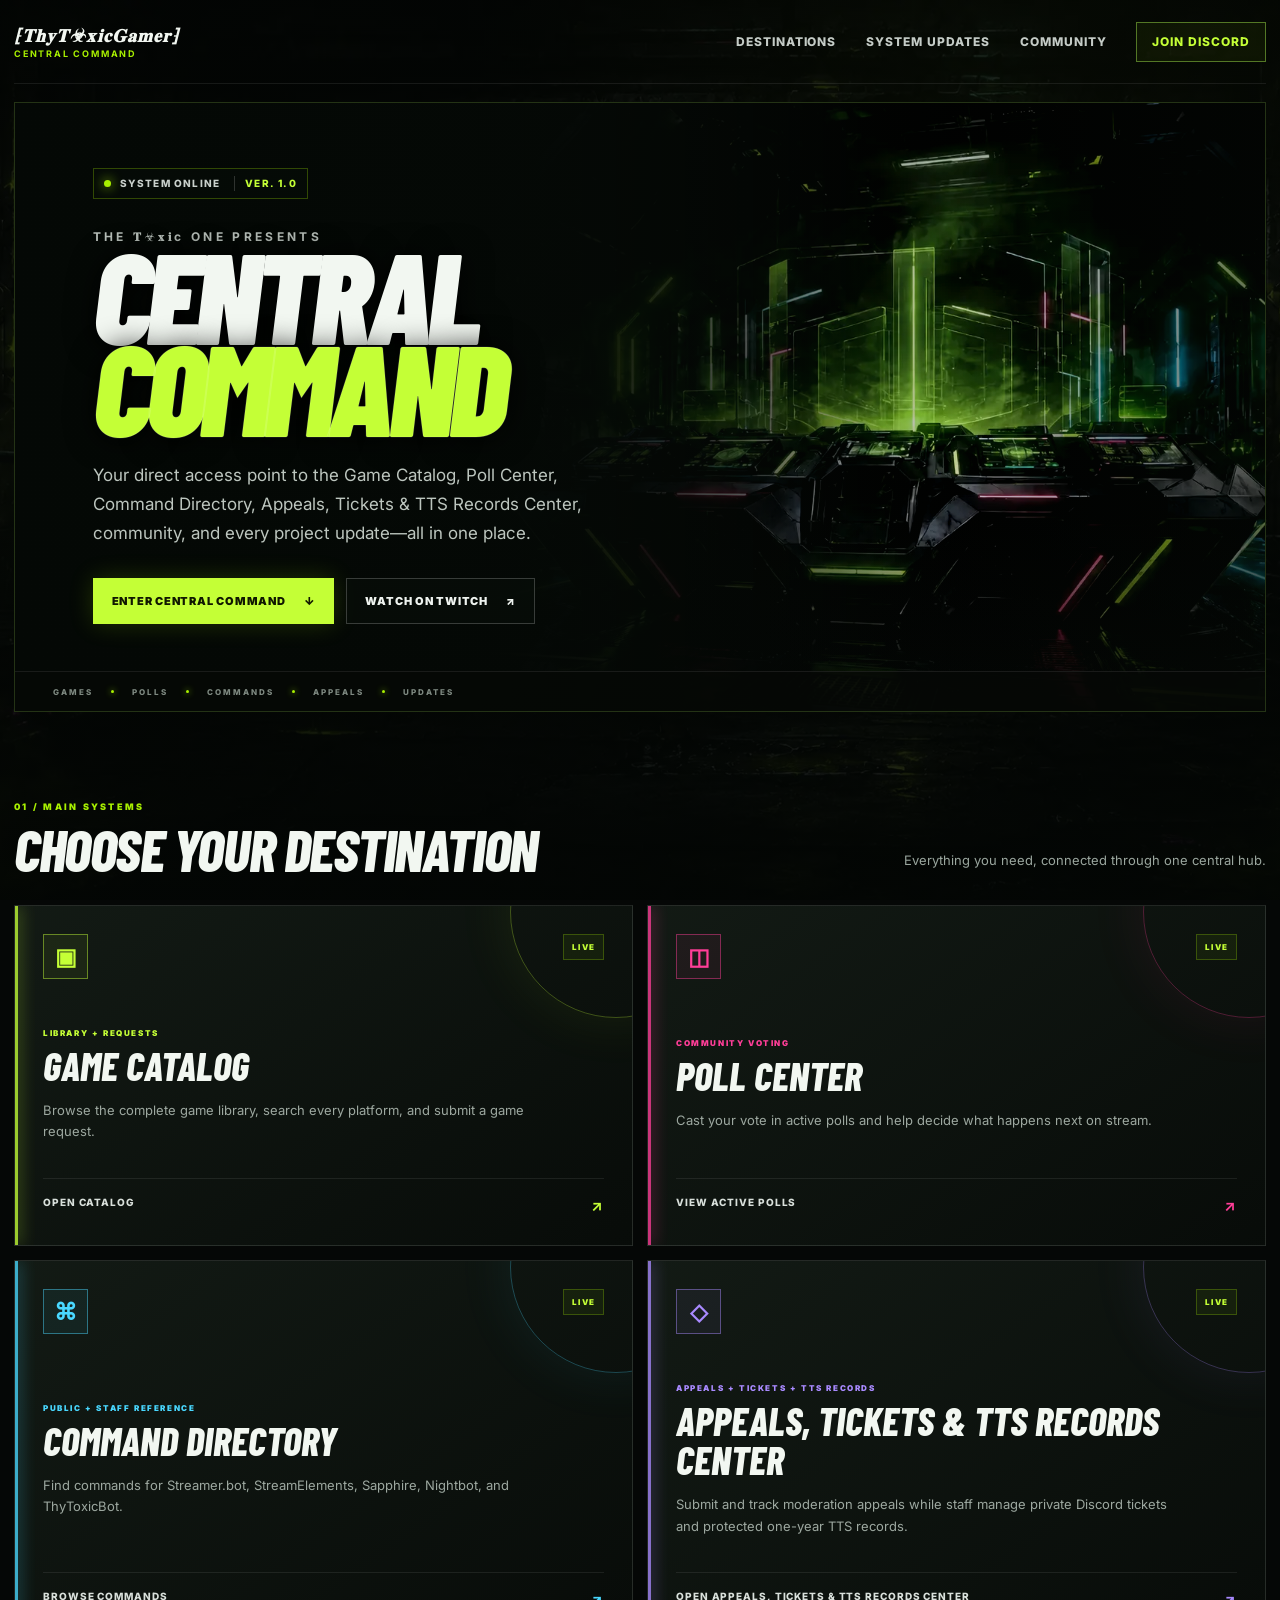
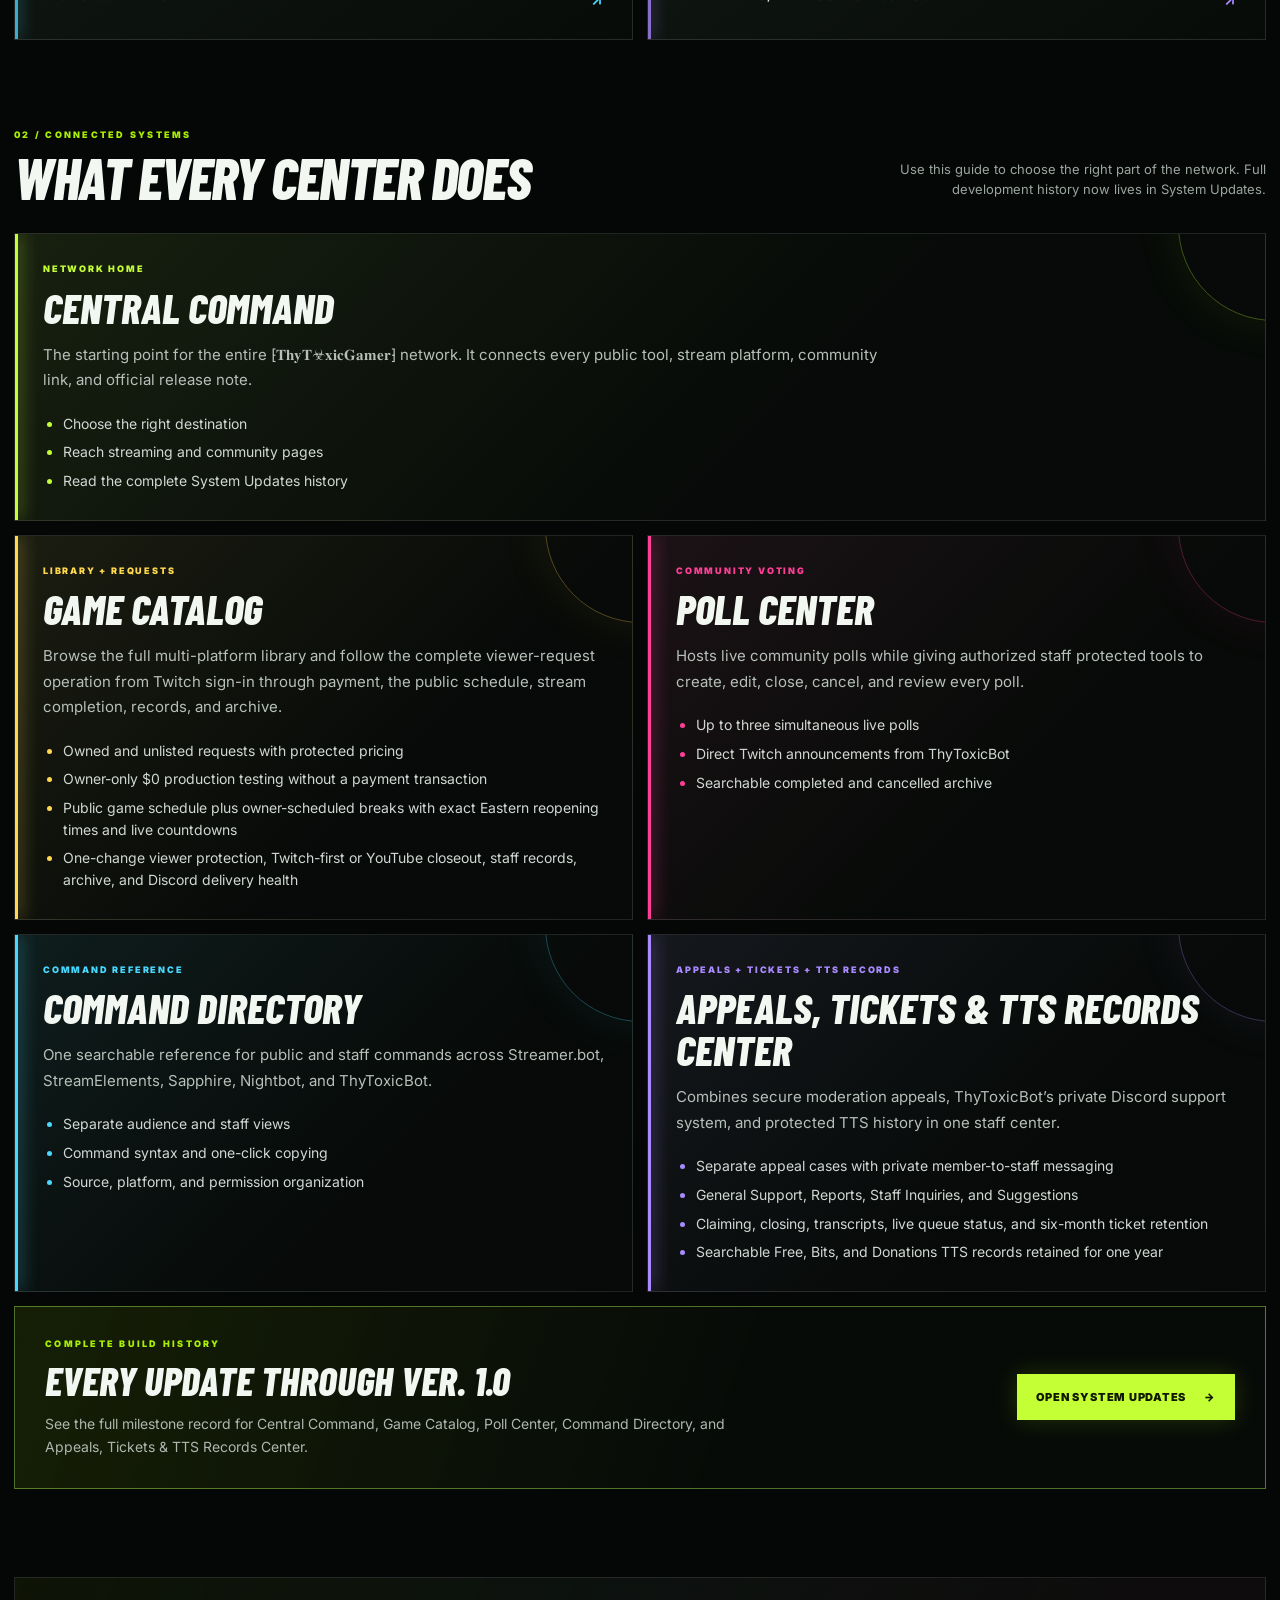
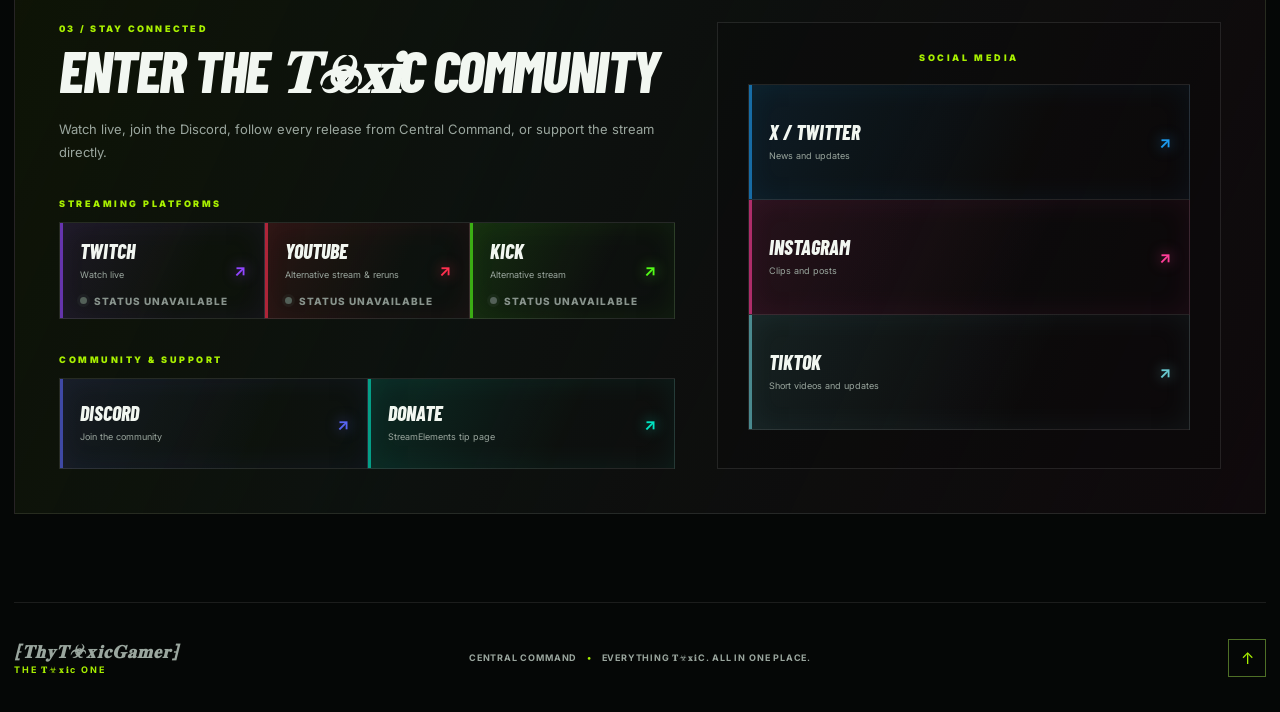
<file: index.html>
<!doctype html>
<html lang="en">
<head>
  <meta charset="utf-8">
  <meta name="viewport" content="width=device-width, initial-scale=1">
  <meta name="theme-color" content="#070a08">
  <meta name="description" content="⁅𝐓𝐡𝐲𝐓☣︎𝐱𝐢𝐜𝐆𝐚𝐦𝐞𝐫⁆ Central Command brings the Game Catalog, Poll Center, Command Directory, Appeals, Tickets &amp; TTS Records Center, Discord, and stream links together in one place.">
  <meta property="og:title" content="⁅𝐓𝐡𝐲𝐓☣︎𝐱𝐢𝐜𝐆𝐚𝐦𝐞𝐫⁆ Central Command">
  <meta property="og:description" content="Everything 𝐓☣︎𝐱𝐢c. All in One Place.">
  <meta property="og:type" content="website">
  <meta property="og:url" content="https://thy-toxic-gamer.github.io/central-command/">
  <meta property="og:image" content="https://thy-toxic-gamer.github.io/central-command/assets/central-command-banner.webp">
  <meta name="twitter:card" content="summary_large_image">
  <meta name="twitter:title" content="⁅𝐓𝐡𝐲𝐓☣︎𝐱𝐢𝐜𝐆𝐚𝐦𝐞𝐫⁆ Central Command">
  <meta name="twitter:description" content="Everything 𝐓☣︎𝐱𝐢c. All in One Place.">
  <meta name="twitter:image" content="https://thy-toxic-gamer.github.io/central-command/assets/central-command-banner.webp">
  <title>⁅𝐓𝐡𝐲𝐓☣︎𝐱𝐢𝐜𝐆𝐚𝐦𝐞𝐫⁆ Central Command</title>
  <link rel="preconnect" href="https://fonts.googleapis.com">
  <link rel="preconnect" href="https://fonts.gstatic.com" crossorigin>
  <link href="https://fonts.googleapis.com/css2?family=Barlow+Condensed:ital,wght@0,500;0,600;0,700;0,800;0,900;1,700&amp;family=Inter:wght@400;500;600;700;800&amp;display=swap" rel="stylesheet">
  <link rel="stylesheet" href="styles.css?release=1.0-20260905b">
  <script src="script.js?v=1.0-20260905b" defer></script>
</head>
<body>
  <a class="skip-link" href="#main-content">Skip to Central Command</a>

  <div class="page-shell">
    <header class="site-header" aria-label="Central Command header">
      <a class="brand" href="#top" aria-label="⁅𝐓𝐡𝐲𝐓☣︎𝐱𝐢𝐜𝐆𝐚𝐦𝐞𝐫⁆ Central Command home">
        <span class="brand-copy">
          <strong>⁅𝐓𝐡𝐲𝐓☣︎𝐱𝐢𝐜𝐆𝐚𝐦𝐞𝐫⁆</strong>
          <small>CENTRAL COMMAND</small>
        </span>
      </a>

      <nav class="header-nav" aria-label="Primary navigation">
        <a href="#destinations">Destinations</a>
        <a href="updates.html">System Updates</a>
        <a href="#community">Community</a>
        <a class="nav-discord" href="https://discord.gg/RQxw6r9Mpw" target="_blank" rel="noopener noreferrer">Join Discord</a>
      </nav>
    </header>

    <main id="main-content">
      <section class="hero" id="top" aria-labelledby="hero-title">
        <div class="hero-art" aria-hidden="true"></div>
        <div class="hero-overlay"></div>
        <div class="hero-content">
          <div class="eyebrow"><span class="pulse-dot"></span> System online <span>Ver. 1.0</span></div>
          <p class="hero-kicker">THE 𝐓☣︎𝐱𝐢c ONE PRESENTS</p>
          <h1 id="hero-title">CENTRAL<br><em>COMMAND</em></h1>
          <p class="hero-summary">Your direct access point to the Game Catalog, Poll Center, Command Directory, Appeals, Tickets &amp; TTS Records Center, community, and every project update—all in one place.</p>
          <div class="hero-actions">
            <a class="button button-primary" href="#destinations">Enter Central Command <span aria-hidden="true">↓</span></a>
            <a class="button button-secondary" href="https://www.twitch.tv/thytoxicgamer" target="_blank" rel="noopener noreferrer">Watch on Twitch <span aria-hidden="true">↗</span></a>
          </div>
        </div>
        <div class="hero-rail" aria-hidden="true">
          <span>GAMES</span><i></i><span>POLLS</span><i></i><span>COMMANDS</span><i></i><span>APPEALS</span><i></i><span>UPDATES</span>
        </div>
      </section>

      <section class="destinations section-block" id="destinations" aria-labelledby="destinations-title">
        <div class="section-heading">
          <div>
            <p class="section-number">01 / MAIN SYSTEMS</p>
            <h2 id="destinations-title">Choose your destination</h2>
          </div>
          <p>Everything you need, connected through one central hub.</p>
        </div>

        <div class="destination-grid">
          <a class="destination-card games-card" href="https://thy-toxic-gamer.github.io/Games/">
            <div class="card-topline">
              <span class="card-icon" aria-hidden="true">▣</span>
              <span class="status status-live">Live</span>
            </div>
            <div class="card-copy">
              <p class="card-label">LIBRARY + REQUESTS</p>
              <h3>Game Catalog</h3>
              <p>Browse the complete game library, search every platform, and submit a game request.</p>
            </div>
            <span class="card-action">Open catalog <b aria-hidden="true">↗</b></span>
          </a>

          <a class="destination-card polls-card" href="https://thy-toxic-gamer.github.io/thytoxicgamer-polls/">
            <div class="card-topline">
              <span class="card-icon" aria-hidden="true">◫</span>
              <span class="status status-live">Live</span>
            </div>
            <div class="card-copy">
              <p class="card-label">COMMUNITY VOTING</p>
              <h3>Poll Center</h3>
              <p>Cast your vote in active polls and help decide what happens next on stream.</p>
            </div>
            <span class="card-action">View active polls <b aria-hidden="true">↗</b></span>
          </a>

          <a class="destination-card commands-card" href="https://thy-toxic-gamer.github.io/thytoxicgamer-commands/">
            <div class="card-topline">
              <span class="card-icon" aria-hidden="true">⌘</span>
              <span class="status status-live">Live</span>
            </div>
            <div class="card-copy">
              <p class="card-label">PUBLIC + STAFF REFERENCE</p>
              <h3>Command Directory</h3>
              <p>Find commands for Streamer.bot, StreamElements, Sapphire, Nightbot, and ThyToxicBot.</p>
            </div>
            <span class="card-action">Browse commands <b aria-hidden="true">↗</b></span>
          </a>

          <a class="destination-card appeals-card" href="https://thy-toxic-gamer.github.io/appeals-center/">
            <div class="card-topline">
              <span class="card-icon" aria-hidden="true">◇</span>
              <span class="status status-live">Live</span>
            </div>
            <div class="card-copy">
              <p class="card-label">APPEALS + TICKETS + TTS RECORDS</p>
              <h3>Appeals, Tickets &amp; TTS Records Center</h3>
              <p>Submit and track moderation appeals while staff manage private Discord tickets and protected one-year TTS records.</p>
            </div>
            <span class="card-action">Open Appeals, Tickets &amp; TTS Records Center <b aria-hidden="true">↗</b></span>
          </a>
        </div>
      </section>


      <section class="system-guide section-block" id="systems" aria-labelledby="systems-title">
        <div class="section-heading">
          <div>
            <p class="section-number">02 / CONNECTED SYSTEMS</p>
            <h2 id="systems-title">What every center does</h2>
          </div>
          <p>Use this guide to choose the right part of the network. Full development history now lives in System Updates.</p>
        </div>

        <div class="system-guide-grid">
          <article class="system-card central-system">
            <p class="system-label">Network Home</p>
            <h3>Central Command</h3>
            <p>The starting point for the entire ⁅𝐓𝐡𝐲𝐓☣︎𝐱𝐢𝐜𝐆𝐚𝐦𝐞𝐫⁆ network. It connects every public tool, stream platform, community link, and official release note.</p>
            <ul>
              <li>Choose the right destination</li>
              <li>Reach streaming and community pages</li>
              <li>Read the complete System Updates history</li>
            </ul>
          </article>

          <article class="system-card games-system">
            <p class="system-label">Library + Requests</p>
            <h3>Game Catalog</h3>
            <p>Browse the full multi-platform library and follow the complete viewer-request operation from Twitch sign-in through payment, the public schedule, stream completion, records, and archive.</p>
            <ul>
              <li>Owned and unlisted requests with protected pricing</li>
              <li>Owner-only $0 production testing without a payment transaction</li>
              <li>Public game schedule plus owner-scheduled breaks with exact Eastern reopening times and live countdowns</li>
              <li>One-change viewer protection, Twitch-first or YouTube closeout, staff records, archive, and Discord delivery health</li>
            </ul>
          </article>

          <article class="system-card polls-system">
            <p class="system-label">Community Voting</p>
            <h3>Poll Center</h3>
            <p>Hosts live community polls while giving authorized staff protected tools to create, edit, close, cancel, and review every poll.</p>
            <ul>
              <li>Up to three simultaneous live polls</li>
              <li>Direct Twitch announcements from ThyToxicBot</li>
              <li>Searchable completed and cancelled archive</li>
            </ul>
          </article>

          <article class="system-card commands-system">
            <p class="system-label">Command Reference</p>
            <h3>Command Directory</h3>
            <p>One searchable reference for public and staff commands across Streamer.bot, StreamElements, Sapphire, Nightbot, and ThyToxicBot.</p>
            <ul>
              <li>Separate audience and staff views</li>
              <li>Command syntax and one-click copying</li>
              <li>Source, platform, and permission organization</li>
            </ul>
          </article>

          <article class="system-card appeals-system">
            <p class="system-label">Appeals + Tickets + TTS Records</p>
            <h3>Appeals, Tickets &amp; TTS Records Center</h3>
            <p>Combines secure moderation appeals, ThyToxicBot’s private Discord support system, and protected TTS history in one staff center.</p>
            <ul>
              <li>Separate appeal cases with private member-to-staff messaging</li>
              <li>General Support, Reports, Staff Inquiries, and Suggestions</li>
              <li>Claiming, closing, transcripts, live queue status, and six-month ticket retention</li>
              <li>Searchable Free, Bits, and Donations TTS records retained for one year</li>
            </ul>
          </article>
        </div>

        <div class="updates-cta-panel">
          <div>
            <p class="section-number">COMPLETE BUILD HISTORY</p>
            <h3>Every update through Ver. 1.0</h3>
            <p>See the full milestone record for Central Command, Game Catalog, Poll Center, Command Directory, and Appeals, Tickets &amp; TTS Records Center.</p>
          </div>
          <a class="button button-primary" href="updates.html">Open System Updates <span aria-hidden="true">→</span></a>
        </div>
      </section>

      <section class="community section-block" id="community" aria-labelledby="community-title">
        <div class="community-panel">
          <div class="community-main">
            <div class="community-copy">
              <p class="section-number">03 / STAY CONNECTED</p>
              <h2 id="community-title">Enter the 𝐓☣︎𝐱𝐢c community</h2>
              <p>Watch live, join the Discord, follow every release from Central Command, or support the stream directly.</p>
            </div>

            <section class="community-group" aria-labelledby="streaming-platforms-title">
              <h3 class="community-group-title" id="streaming-platforms-title">Streaming Platforms</h3>
              <div class="community-links platform-links">
                <a class="platform-card" data-live-platform="twitch" href="https://www.twitch.tv/thytoxicgamer" target="_blank" rel="noopener noreferrer"><span>Twitch</span><small>Watch live</small><i class="platform-status" aria-label="Twitch status"><u></u><em>Checking</em></i><b aria-hidden="true">↗</b></a>
                <a class="platform-card" data-live-platform="youtube" href="https://www.youtube.com/@ThyToxicGamer" target="_blank" rel="noopener noreferrer"><span>YouTube</span><small>Alternative stream &amp; reruns</small><i class="platform-status" aria-label="YouTube status"><u></u><em>Checking</em></i><b aria-hidden="true">↗</b></a>
                <a class="platform-card" data-live-platform="kick" href="https://kick.com/thytoxicgamer" target="_blank" rel="noopener noreferrer"><span>Kick</span><small>Alternative stream</small><i class="platform-status" aria-label="Kick status"><u></u><em>Checking</em></i><b aria-hidden="true">↗</b></a>
              </div>
            </section>

            <section class="community-group" aria-labelledby="community-support-title">
              <h3 class="community-group-title" id="community-support-title">Community &amp; Support</h3>
              <div class="community-links support-links">
                <a href="https://discord.gg/RQxw6r9Mpw" target="_blank" rel="noopener noreferrer"><span>Discord</span><small>Join the community</small><b aria-hidden="true">↗</b></a>
                <a href="https://streamelements.com/thytoxicgamer-cacd4/tip" target="_blank" rel="noopener noreferrer"><span>Donate</span><small>StreamElements tip page</small><b aria-hidden="true">↗</b></a>
              </div>
            </section>
          </div>

          <section class="community-group social-group" aria-labelledby="social-media-title">
            <h3 class="community-group-title" id="social-media-title">Social Media</h3>
            <div class="community-links social-links">
              <a href="https://x.com/ThyToxicGamer" target="_blank" rel="noopener noreferrer"><span>X / Twitter</span><small>News and updates</small><b aria-hidden="true">↗</b></a>
              <a href="https://www.instagram.com/thytoxicgamer/" target="_blank" rel="noopener noreferrer"><span>Instagram</span><small>Clips and posts</small><b aria-hidden="true">↗</b></a>
              <a href="https://www.tiktok.com/@thytoxicgamer" target="_blank" rel="noopener noreferrer"><span>TikTok</span><small>Short videos and updates</small><b aria-hidden="true">↗</b></a>
            </div>
          </section>
        </div>
      </section>
    </main>

    <footer class="site-footer">
      <div class="footer-brand">
        <div><strong>⁅𝐓𝐡𝐲𝐓☣︎𝐱𝐢𝐜𝐆𝐚𝐦𝐞𝐫⁆</strong><small>THE 𝐓☣︎𝐱𝐢c ONE</small></div>
      </div>
      <p>Central Command <span>•</span> Everything 𝐓☣︎𝐱𝐢c. All in One Place.</p>
      <button class="back-to-top" type="button" aria-label="Back to top">↑</button>
    </footer>
  </div>
</body>
</html>
</file>
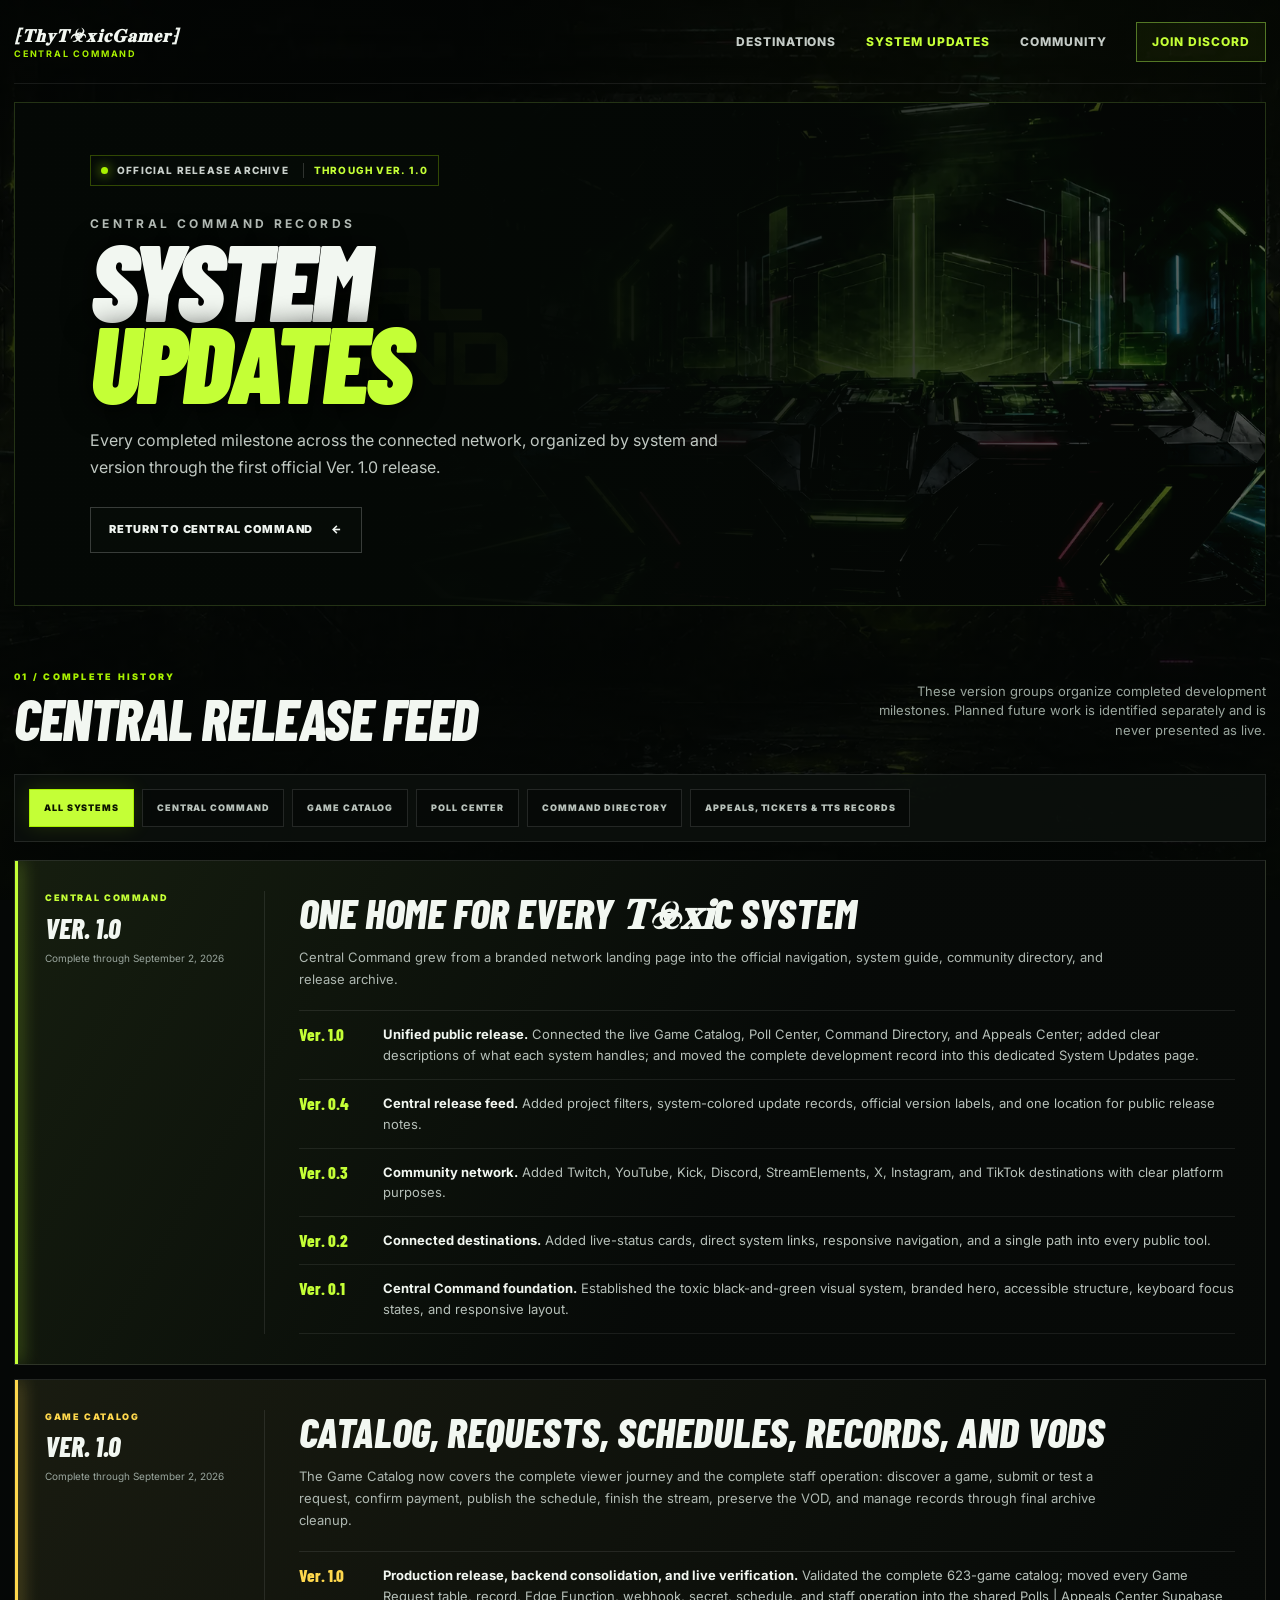
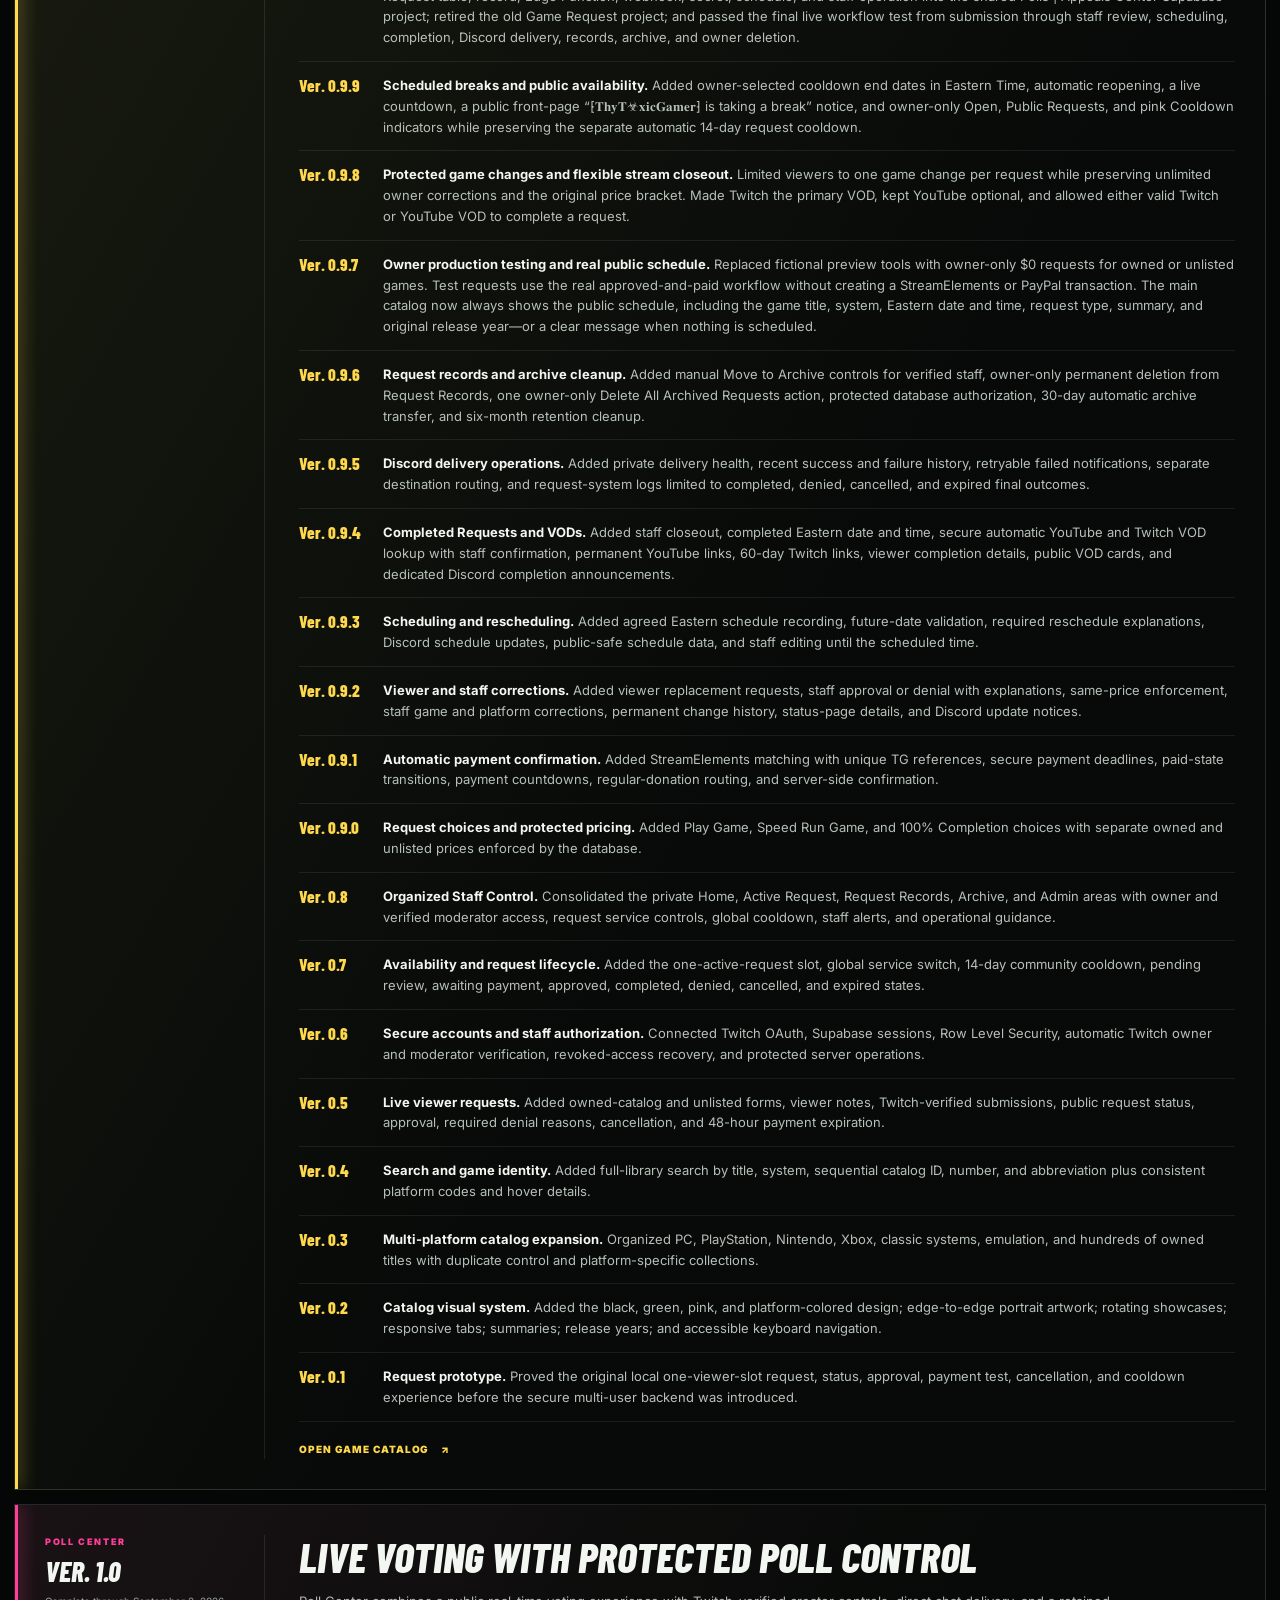
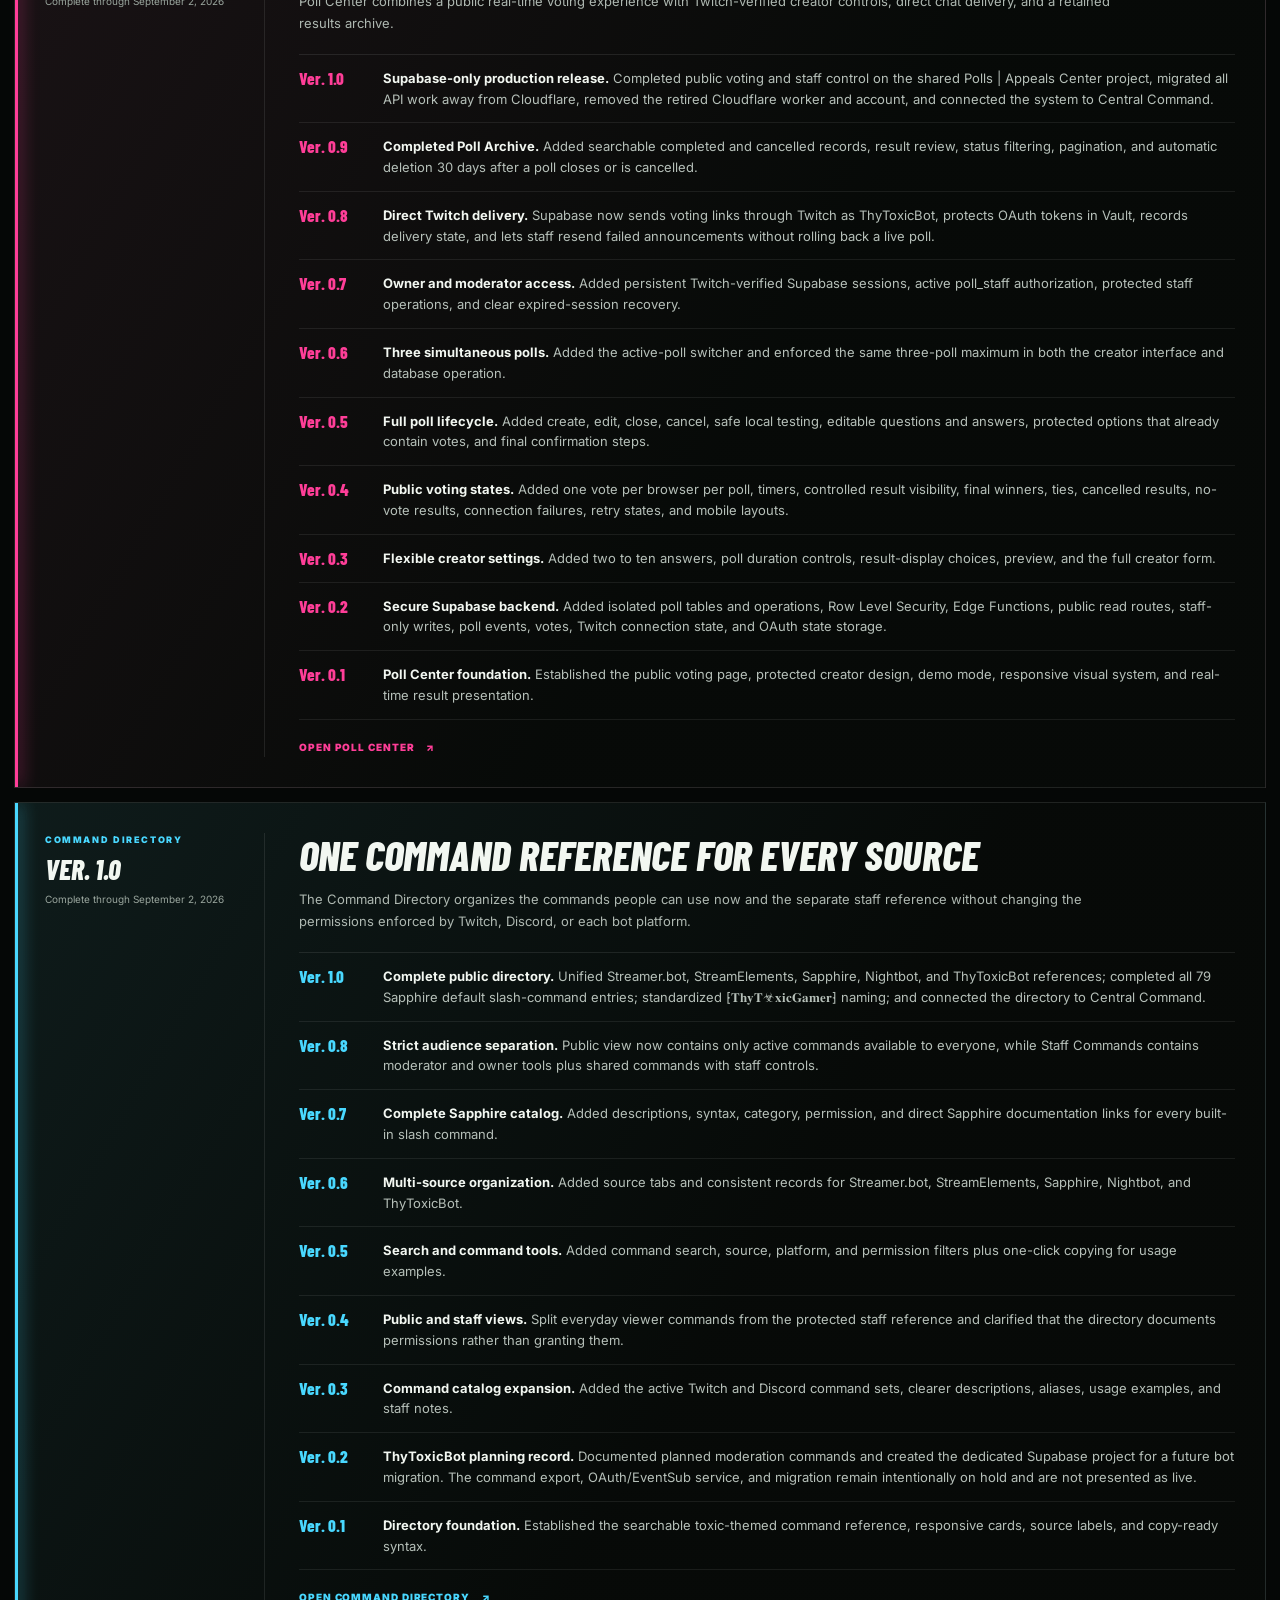
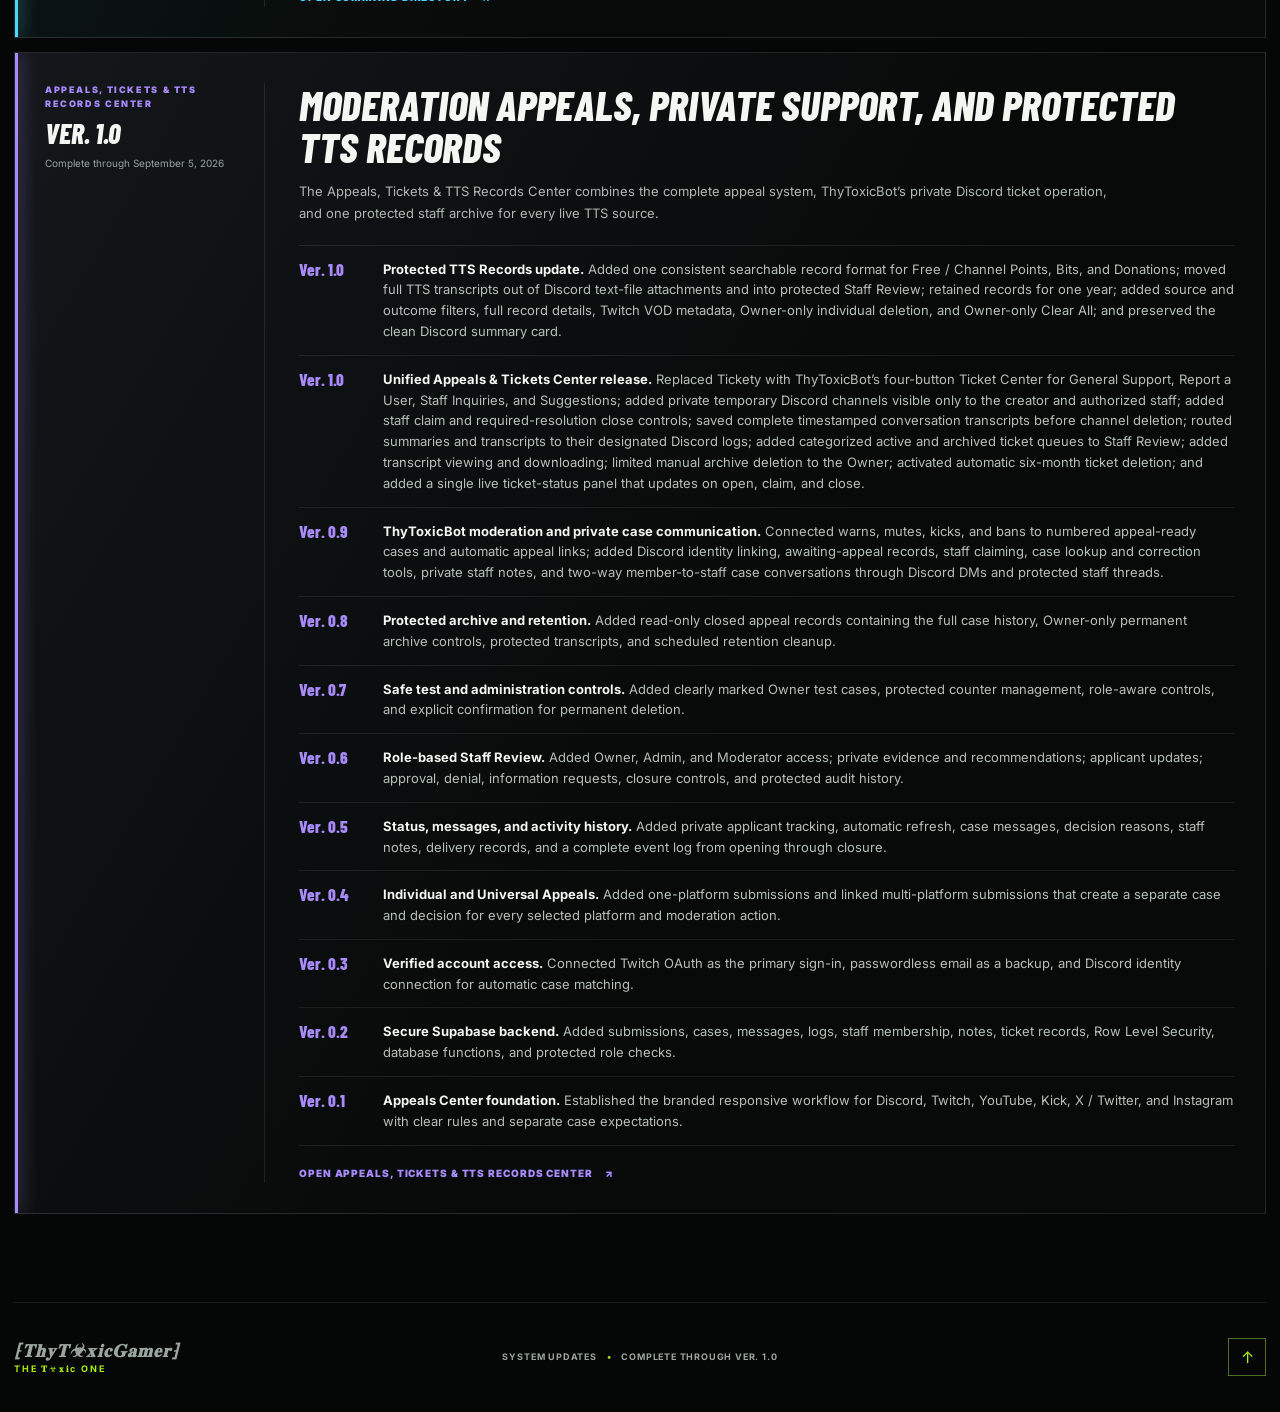
<file: updates.html>
<!doctype html>
<html lang="en">
<head>
  <meta charset="utf-8">
  <meta name="viewport" content="width=device-width, initial-scale=1">
  <meta name="theme-color" content="#070a08">
  <meta name="description" content="The complete ⁅𝐓𝐡𝐲𝐓☣︎𝐱𝐢𝐜𝐆𝐚𝐦𝐞𝐫⁆ system update history through Ver. 1.0 for Central Command, Game Catalog, Poll Center, Command Directory, and Appeals, Tickets &amp; TTS Records Center.">
  <meta property="og:title" content="System Updates | ⁅𝐓𝐡𝐲𝐓☣︎𝐱𝐢𝐜𝐆𝐚𝐦𝐞𝐫⁆ Central Command">
  <meta property="og:description" content="Every completed system milestone through Ver. 1.0.">
  <meta property="og:type" content="website">
  <meta property="og:url" content="https://thy-toxic-gamer.github.io/central-command/updates.html">
  <meta property="og:image" content="https://thy-toxic-gamer.github.io/central-command/assets/central-command-banner.webp">
  <meta name="twitter:card" content="summary_large_image">
  <meta name="twitter:title" content="System Updates | ⁅𝐓𝐡𝐲𝐓☣︎𝐱𝐢𝐜𝐆𝐚𝐦𝐞𝐫⁆ Central Command">
  <meta name="twitter:description" content="Every completed system milestone through Ver. 1.0.">
  <meta name="twitter:image" content="https://thy-toxic-gamer.github.io/central-command/assets/central-command-banner.webp">
  <title>System Updates | ⁅𝐓𝐡𝐲𝐓☣︎𝐱𝐢𝐜𝐆𝐚𝐦𝐞𝐫⁆ Central Command</title>
  <link rel="preconnect" href="https://fonts.googleapis.com">
  <link rel="preconnect" href="https://fonts.gstatic.com" crossorigin>
  <link href="https://fonts.googleapis.com/css2?family=Barlow+Condensed:ital,wght@0,500;0,600;0,700;0,800;0,900;1,700&amp;family=Inter:wght@400;500;600;700;800&amp;display=swap" rel="stylesheet">
  <link rel="stylesheet" href="styles.css?release=1.0-20260905">
  <script src="script.js?v=1.0-20260905" defer></script>
</head>
<body>
  <a class="skip-link" href="#main-content">Skip to System Updates</a>

  <div class="page-shell">
    <header class="site-header" aria-label="Central Command header">
      <a class="brand" href="index.html" aria-label="⁅𝐓𝐡𝐲𝐓☣︎𝐱𝐢𝐜𝐆𝐚𝐦𝐞𝐫⁆ Central Command home">
        <span class="brand-copy">
          <strong>⁅𝐓𝐡𝐲𝐓☣︎𝐱𝐢𝐜𝐆𝐚𝐦𝐞𝐫⁆</strong>
          <small>CENTRAL COMMAND</small>
        </span>
      </a>

      <nav class="header-nav" aria-label="Primary navigation">
        <a href="index.html#destinations">Destinations</a>
        <a class="nav-current" href="updates.html" aria-current="page">System Updates</a>
        <a href="index.html#community">Community</a>
        <a class="nav-discord" href="https://discord.gg/RQxw6r9Mpw" target="_blank" rel="noopener noreferrer">Join Discord</a>
      </nav>
    </header>

    <main class="updates-page" id="main-content">
      <section class="updates-hero" id="top" aria-labelledby="updates-page-title">
        <div class="updates-hero-art" aria-hidden="true"></div>
        <div class="updates-hero-content">
          <div class="eyebrow"><span class="pulse-dot"></span> Official release archive <span>Through Ver. 1.0</span></div>
          <p class="hero-kicker">CENTRAL COMMAND RECORDS</p>
          <h1 id="updates-page-title">SYSTEM<br><em>UPDATES</em></h1>
          <p>Every completed milestone across the connected network, organized by system and version through the first official Ver. 1.0 release.</p>
          <a class="button button-secondary" href="index.html">Return to Central Command <span aria-hidden="true">←</span></a>
        </div>
      </section>

      <section class="updates section-block" aria-labelledby="release-history-title">
        <div class="section-heading">
          <div>
            <p class="section-number">01 / COMPLETE HISTORY</p>
            <h2 id="release-history-title">Central release feed</h2>
          </div>
          <p>These version groups organize completed development milestones. Planned future work is identified separately and is never presented as live.</p>
        </div>

        <div class="updates-toolbar" role="group" aria-label="Filter updates by project">
          <button class="update-filter active" type="button" data-update-filter="all" aria-pressed="true">All systems</button>
          <button class="update-filter" type="button" data-update-filter="central" aria-pressed="false">Central Command</button>
          <button class="update-filter" type="button" data-update-filter="games" aria-pressed="false">Game Catalog</button>
          <button class="update-filter" type="button" data-update-filter="polls" aria-pressed="false">Poll Center</button>
          <button class="update-filter" type="button" data-update-filter="commands" aria-pressed="false">Command Directory</button>
          <button class="update-filter" type="button" data-update-filter="appeals" aria-pressed="false">Appeals, Tickets &amp; TTS Records</button>
        </div>

        <div class="updates-feed" aria-live="polite">
          <article class="update-card central-update" data-update-project="central">
            <div class="update-meta">
              <span>Central Command</span>
              <strong>Ver. 1.0</strong>
              <time datetime="2026-09-02">Complete through September 2, 2026</time>
            </div>
            <div class="update-copy">
              <h3>One home for every 𝐓☣︎𝐱𝐢c system</h3>
              <p>Central Command grew from a branded network landing page into the official navigation, system guide, community directory, and release archive.</p>
              <ol class="release-list">
                <li><b>Ver. 1.0</b><span><strong>Unified public release.</strong> Connected the live Game Catalog, Poll Center, Command Directory, and Appeals Center; added clear descriptions of what each system handles; and moved the complete development record into this dedicated System Updates page.</span></li>
                <li><b>Ver. 0.4</b><span><strong>Central release feed.</strong> Added project filters, system-colored update records, official version labels, and one location for public release notes.</span></li>
                <li><b>Ver. 0.3</b><span><strong>Community network.</strong> Added Twitch, YouTube, Kick, Discord, StreamElements, X, Instagram, and TikTok destinations with clear platform purposes.</span></li>
                <li><b>Ver. 0.2</b><span><strong>Connected destinations.</strong> Added live-status cards, direct system links, responsive navigation, and a single path into every public tool.</span></li>
                <li><b>Ver. 0.1</b><span><strong>Central Command foundation.</strong> Established the toxic black-and-green visual system, branded hero, accessible structure, keyboard focus states, and responsive layout.</span></li>
              </ol>
            </div>
          </article>

          <article class="update-card games-update" data-update-project="games">
            <div class="update-meta">
              <span>Game Catalog</span>
              <strong>Ver. 1.0</strong>
              <time datetime="2026-09-02">Complete through September 2, 2026</time>
            </div>
            <div class="update-copy">
              <h3>Catalog, requests, schedules, records, and VODs</h3>
              <p>The Game Catalog now covers the complete viewer journey and the complete staff operation: discover a game, submit or test a request, confirm payment, publish the schedule, finish the stream, preserve the VOD, and manage records through final archive cleanup.</p>
              <ol class="release-list">
                <li><b>Ver. 1.0</b><span><strong>Production release, backend consolidation, and live verification.</strong> Validated the complete 623-game catalog; moved every Game Request table, record, Edge Function, webhook, secret, schedule, and staff operation into the shared Polls | Appeals Center Supabase project; retired the old Game Request project; and passed the final live workflow test from submission through staff review, scheduling, completion, Discord delivery, records, archive, and owner deletion.</span></li>
                <li><b>Ver. 0.9.9</b><span><strong>Scheduled breaks and public availability.</strong> Added owner-selected cooldown end dates in Eastern Time, automatic reopening, a live countdown, a public front-page “⁅𝐓𝐡𝐲𝐓☣︎𝐱𝐢𝐜𝐆𝐚𝐦𝐞𝐫⁆ is taking a break” notice, and owner-only Open, Public Requests, and pink Cooldown indicators while preserving the separate automatic 14-day request cooldown.</span></li>
                <li><b>Ver. 0.9.8</b><span><strong>Protected game changes and flexible stream closeout.</strong> Limited viewers to one game change per request while preserving unlimited owner corrections and the original price bracket. Made Twitch the primary VOD, kept YouTube optional, and allowed either valid Twitch or YouTube VOD to complete a request.</span></li>
                <li><b>Ver. 0.9.7</b><span><strong>Owner production testing and real public schedule.</strong> Replaced fictional preview tools with owner-only $0 requests for owned or unlisted games. Test requests use the real approved-and-paid workflow without creating a StreamElements or PayPal transaction. The main catalog now always shows the public schedule, including the game title, system, Eastern date and time, request type, summary, and original release year—or a clear message when nothing is scheduled.</span></li>
                <li><b>Ver. 0.9.6</b><span><strong>Request records and archive cleanup.</strong> Added manual Move to Archive controls for verified staff, owner-only permanent deletion from Request Records, one owner-only Delete All Archived Requests action, protected database authorization, 30-day automatic archive transfer, and six-month retention cleanup.</span></li>
                <li><b>Ver. 0.9.5</b><span><strong>Discord delivery operations.</strong> Added private delivery health, recent success and failure history, retryable failed notifications, separate destination routing, and request-system logs limited to completed, denied, cancelled, and expired final outcomes.</span></li>
                <li><b>Ver. 0.9.4</b><span><strong>Completed Requests and VODs.</strong> Added staff closeout, completed Eastern date and time, secure automatic YouTube and Twitch VOD lookup with staff confirmation, permanent YouTube links, 60-day Twitch links, viewer completion details, public VOD cards, and dedicated Discord completion announcements.</span></li>
                <li><b>Ver. 0.9.3</b><span><strong>Scheduling and rescheduling.</strong> Added agreed Eastern schedule recording, future-date validation, required reschedule explanations, Discord schedule updates, public-safe schedule data, and staff editing until the scheduled time.</span></li>
                <li><b>Ver. 0.9.2</b><span><strong>Viewer and staff corrections.</strong> Added viewer replacement requests, staff approval or denial with explanations, same-price enforcement, staff game and platform corrections, permanent change history, status-page details, and Discord update notices.</span></li>
                <li><b>Ver. 0.9.1</b><span><strong>Automatic payment confirmation.</strong> Added StreamElements matching with unique TG references, secure payment deadlines, paid-state transitions, payment countdowns, regular-donation routing, and server-side confirmation.</span></li>
                <li><b>Ver. 0.9.0</b><span><strong>Request choices and protected pricing.</strong> Added Play Game, Speed Run Game, and 100% Completion choices with separate owned and unlisted prices enforced by the database.</span></li>
                <li><b>Ver. 0.8</b><span><strong>Organized Staff Control.</strong> Consolidated the private Home, Active Request, Request Records, Archive, and Admin areas with owner and verified moderator access, request service controls, global cooldown, staff alerts, and operational guidance.</span></li>
                <li><b>Ver. 0.7</b><span><strong>Availability and request lifecycle.</strong> Added the one-active-request slot, global service switch, 14-day community cooldown, pending review, awaiting payment, approved, completed, denied, cancelled, and expired states.</span></li>
                <li><b>Ver. 0.6</b><span><strong>Secure accounts and staff authorization.</strong> Connected Twitch OAuth, Supabase sessions, Row Level Security, automatic Twitch owner and moderator verification, revoked-access recovery, and protected server operations.</span></li>
                <li><b>Ver. 0.5</b><span><strong>Live viewer requests.</strong> Added owned-catalog and unlisted forms, viewer notes, Twitch-verified submissions, public request status, approval, required denial reasons, cancellation, and 48-hour payment expiration.</span></li>
                <li><b>Ver. 0.4</b><span><strong>Search and game identity.</strong> Added full-library search by title, system, sequential catalog ID, number, and abbreviation plus consistent platform codes and hover details.</span></li>
                <li><b>Ver. 0.3</b><span><strong>Multi-platform catalog expansion.</strong> Organized PC, PlayStation, Nintendo, Xbox, classic systems, emulation, and hundreds of owned titles with duplicate control and platform-specific collections.</span></li>
                <li><b>Ver. 0.2</b><span><strong>Catalog visual system.</strong> Added the black, green, pink, and platform-colored design; edge-to-edge portrait artwork; rotating showcases; responsive tabs; summaries; release years; and accessible keyboard navigation.</span></li>
                <li><b>Ver. 0.1</b><span><strong>Request prototype.</strong> Proved the original local one-viewer-slot request, status, approval, payment test, cancellation, and cooldown experience before the secure multi-user backend was introduced.</span></li>
              </ol>
              <a href="https://thy-toxic-gamer.github.io/Games/">Open Game Catalog <span aria-hidden="true">↗</span></a>
            </div>
          </article>

          <article class="update-card polls-update" data-update-project="polls">
            <div class="update-meta">
              <span>Poll Center</span>
              <strong>Ver. 1.0</strong>
              <time datetime="2026-09-02">Complete through September 2, 2026</time>
            </div>
            <div class="update-copy">
              <h3>Live voting with protected poll control</h3>
              <p>Poll Center combines a public real-time voting experience with Twitch-verified creator controls, direct chat delivery, and a retained results archive.</p>
              <ol class="release-list">
                <li><b>Ver. 1.0</b><span><strong>Supabase-only production release.</strong> Completed public voting and staff control on the shared Polls | Appeals Center project, migrated all API work away from Cloudflare, removed the retired Cloudflare worker and account, and connected the system to Central Command.</span></li>
                <li><b>Ver. 0.9</b><span><strong>Completed Poll Archive.</strong> Added searchable completed and cancelled records, result review, status filtering, pagination, and automatic deletion 30 days after a poll closes or is cancelled.</span></li>
                <li><b>Ver. 0.8</b><span><strong>Direct Twitch delivery.</strong> Supabase now sends voting links through Twitch as ThyToxicBot, protects OAuth tokens in Vault, records delivery state, and lets staff resend failed announcements without rolling back a live poll.</span></li>
                <li><b>Ver. 0.7</b><span><strong>Owner and moderator access.</strong> Added persistent Twitch-verified Supabase sessions, active poll_staff authorization, protected staff operations, and clear expired-session recovery.</span></li>
                <li><b>Ver. 0.6</b><span><strong>Three simultaneous polls.</strong> Added the active-poll switcher and enforced the same three-poll maximum in both the creator interface and database operation.</span></li>
                <li><b>Ver. 0.5</b><span><strong>Full poll lifecycle.</strong> Added create, edit, close, cancel, safe local testing, editable questions and answers, protected options that already contain votes, and final confirmation steps.</span></li>
                <li><b>Ver. 0.4</b><span><strong>Public voting states.</strong> Added one vote per browser per poll, timers, controlled result visibility, final winners, ties, cancelled results, no-vote results, connection failures, retry states, and mobile layouts.</span></li>
                <li><b>Ver. 0.3</b><span><strong>Flexible creator settings.</strong> Added two to ten answers, poll duration controls, result-display choices, preview, and the full creator form.</span></li>
                <li><b>Ver. 0.2</b><span><strong>Secure Supabase backend.</strong> Added isolated poll tables and operations, Row Level Security, Edge Functions, public read routes, staff-only writes, poll events, votes, Twitch connection state, and OAuth state storage.</span></li>
                <li><b>Ver. 0.1</b><span><strong>Poll Center foundation.</strong> Established the public voting page, protected creator design, demo mode, responsive visual system, and real-time result presentation.</span></li>
              </ol>
              <a href="https://thy-toxic-gamer.github.io/thytoxicgamer-polls/">Open Poll Center <span aria-hidden="true">↗</span></a>
            </div>
          </article>

          <article class="update-card commands-update" data-update-project="commands">
            <div class="update-meta">
              <span>Command Directory</span>
              <strong>Ver. 1.0</strong>
              <time datetime="2026-09-02">Complete through September 2, 2026</time>
            </div>
            <div class="update-copy">
              <h3>One command reference for every source</h3>
              <p>The Command Directory organizes the commands people can use now and the separate staff reference without changing the permissions enforced by Twitch, Discord, or each bot platform.</p>
              <ol class="release-list">
                <li><b>Ver. 1.0</b><span><strong>Complete public directory.</strong> Unified Streamer.bot, StreamElements, Sapphire, Nightbot, and ThyToxicBot references; completed all 79 Sapphire default slash-command entries; standardized ⁅𝐓𝐡𝐲𝐓☣︎𝐱𝐢𝐜𝐆𝐚𝐦𝐞𝐫⁆ naming; and connected the directory to Central Command.</span></li>
                <li><b>Ver. 0.8</b><span><strong>Strict audience separation.</strong> Public view now contains only active commands available to everyone, while Staff Commands contains moderator and owner tools plus shared commands with staff controls.</span></li>
                <li><b>Ver. 0.7</b><span><strong>Complete Sapphire catalog.</strong> Added descriptions, syntax, category, permission, and direct Sapphire documentation links for every built-in slash command.</span></li>
                <li><b>Ver. 0.6</b><span><strong>Multi-source organization.</strong> Added source tabs and consistent records for Streamer.bot, StreamElements, Sapphire, Nightbot, and ThyToxicBot.</span></li>
                <li><b>Ver. 0.5</b><span><strong>Search and command tools.</strong> Added command search, source, platform, and permission filters plus one-click copying for usage examples.</span></li>
                <li><b>Ver. 0.4</b><span><strong>Public and staff views.</strong> Split everyday viewer commands from the protected staff reference and clarified that the directory documents permissions rather than granting them.</span></li>
                <li><b>Ver. 0.3</b><span><strong>Command catalog expansion.</strong> Added the active Twitch and Discord command sets, clearer descriptions, aliases, usage examples, and staff notes.</span></li>
                <li><b>Ver. 0.2</b><span><strong>ThyToxicBot planning record.</strong> Documented planned moderation commands and created the dedicated Supabase project for a future bot migration. The command export, OAuth/EventSub service, and migration remain intentionally on hold and are not presented as live.</span></li>
                <li><b>Ver. 0.1</b><span><strong>Directory foundation.</strong> Established the searchable toxic-themed command reference, responsive cards, source labels, and copy-ready syntax.</span></li>
              </ol>
              <a href="https://thy-toxic-gamer.github.io/thytoxicgamer-commands/">Open Command Directory <span aria-hidden="true">↗</span></a>
            </div>
          </article>

          <article class="update-card appeals-update" data-update-project="appeals">
            <div class="update-meta">
              <span>Appeals, Tickets &amp; TTS Records Center</span>
              <strong>Ver. 1.0</strong>
              <time datetime="2026-09-05">Complete through September 5, 2026</time>
            </div>
            <div class="update-copy">
              <h3>Moderation appeals, private support, and protected TTS records</h3>
              <p>The Appeals, Tickets &amp; TTS Records Center combines the complete appeal system, ThyToxicBot’s private Discord ticket operation, and one protected staff archive for every live TTS source.</p>
              <ol class="release-list">
                <li><b>Ver. 1.0</b><span><strong>Protected TTS Records update.</strong> Added one consistent searchable record format for Free / Channel Points, Bits, and Donations; moved full TTS transcripts out of Discord text-file attachments and into protected Staff Review; retained records for one year; added source and outcome filters, full record details, Twitch VOD metadata, Owner-only individual deletion, and Owner-only Clear All; and preserved the clean Discord summary card.</span></li>
                <li><b>Ver. 1.0</b><span><strong>Unified Appeals &amp; Tickets Center release.</strong> Replaced Tickety with ThyToxicBot’s four-button Ticket Center for General Support, Report a User, Staff Inquiries, and Suggestions; added private temporary Discord channels visible only to the creator and authorized staff; added staff claim and required-resolution close controls; saved complete timestamped conversation transcripts before channel deletion; routed summaries and transcripts to their designated Discord logs; added categorized active and archived ticket queues to Staff Review; added transcript viewing and downloading; limited manual archive deletion to the Owner; activated automatic six-month ticket deletion; and added a single live ticket-status panel that updates on open, claim, and close.</span></li>
                <li><b>Ver. 0.9</b><span><strong>ThyToxicBot moderation and private case communication.</strong> Connected warns, mutes, kicks, and bans to numbered appeal-ready cases and automatic appeal links; added Discord identity linking, awaiting-appeal records, staff claiming, case lookup and correction tools, private staff notes, and two-way member-to-staff case conversations through Discord DMs and protected staff threads.</span></li>
                <li><b>Ver. 0.8</b><span><strong>Protected archive and retention.</strong> Added read-only closed appeal records containing the full case history, Owner-only permanent archive controls, protected transcripts, and scheduled retention cleanup.</span></li>
                <li><b>Ver. 0.7</b><span><strong>Safe test and administration controls.</strong> Added clearly marked Owner test cases, protected counter management, role-aware controls, and explicit confirmation for permanent deletion.</span></li>
                <li><b>Ver. 0.6</b><span><strong>Role-based Staff Review.</strong> Added Owner, Admin, and Moderator access; private evidence and recommendations; applicant updates; approval, denial, information requests, closure controls, and protected audit history.</span></li>
                <li><b>Ver. 0.5</b><span><strong>Status, messages, and activity history.</strong> Added private applicant tracking, automatic refresh, case messages, decision reasons, staff notes, delivery records, and a complete event log from opening through closure.</span></li>
                <li><b>Ver. 0.4</b><span><strong>Individual and Universal Appeals.</strong> Added one-platform submissions and linked multi-platform submissions that create a separate case and decision for every selected platform and moderation action.</span></li>
                <li><b>Ver. 0.3</b><span><strong>Verified account access.</strong> Connected Twitch OAuth as the primary sign-in, passwordless email as a backup, and Discord identity connection for automatic case matching.</span></li>
                <li><b>Ver. 0.2</b><span><strong>Secure Supabase backend.</strong> Added submissions, cases, messages, logs, staff membership, notes, ticket records, Row Level Security, database functions, and protected role checks.</span></li>
                <li><b>Ver. 0.1</b><span><strong>Appeals Center foundation.</strong> Established the branded responsive workflow for Discord, Twitch, YouTube, Kick, X / Twitter, and Instagram with clear rules and separate case expectations.</span></li>
              </ol>
              <a href="https://thy-toxic-gamer.github.io/appeals-center/">Open Appeals, Tickets &amp; TTS Records Center <span aria-hidden="true">↗</span></a>
            </div>
          </article>
        </div>
      </section>
    </main>

    <footer class="site-footer">
      <div class="footer-brand">
        <div><strong>⁅𝐓𝐡𝐲𝐓☣︎𝐱𝐢𝐜𝐆𝐚𝐦𝐞𝐫⁆</strong><small>THE 𝐓☣︎𝐱𝐢c ONE</small></div>
      </div>
      <p>System Updates <span>•</span> Complete through Ver. 1.0</p>
      <button class="back-to-top" type="button" aria-label="Back to top">↑</button>
    </footer>
  </div>
</body>
</html>
</file>
<file: styles.css>
:root {
  color-scheme: dark;
  --bg: #050706;
  --surface: #0b100d;
  --surface-2: #111713;
  --surface-3: #161d18;
  --line: rgba(179, 255, 83, 0.16);
  --line-strong: rgba(179, 255, 83, 0.42);
  --text: #f2f7f1;
  --muted: #9aa69e;
  --toxic: #a8f000;
  --toxic-bright: #c4ff36;
  --pink: #ff3e98;
  --cyan: #49d8ff;
  --purple: #a98aff;
  --max-width: 1280px;
  --display: "Barlow Condensed", Impact, sans-serif;
  --body: Inter, system-ui, sans-serif;
}

* { box-sizing: border-box; }
html { scroll-behavior: smooth; }
body {
  margin: 0;
  min-width: 320px;
  color: var(--text);
  background-color: var(--bg);
  background-image:
    linear-gradient(180deg, rgba(3,6,4,.72), rgba(3,6,4,.9)),
    radial-gradient(circle at 78% 16%, rgba(168,240,0,.08), transparent 34rem),
    url("assets/toxic-network-background-v1.webp");
  background-position: center top;
  background-size: auto, auto, cover;
  background-attachment: fixed;
  background-repeat: no-repeat;
  font-family: var(--body);
  line-height: 1.5;
}

a { color: inherit; }
button, a { -webkit-tap-highlight-color: transparent; }
button { font: inherit; }
.skip-link { position: fixed; left: 12px; top: -70px; z-index: 100; padding: 12px 16px; color: #071000; background: var(--toxic-bright); font-weight: 800; text-decoration: none; transition: top .2s; }
.skip-link:focus { top: 12px; }
.page-shell { position: relative; z-index: 1; width: min(100% - 28px, var(--max-width)); margin: 0 auto; }

.site-header {
  min-height: 84px;
  display: flex;
  align-items: center;
  justify-content: space-between;
  gap: 24px;
  border-bottom: 1px solid rgba(255,255,255,.08);
}
.brand { display: inline-flex; align-items: center; gap: 12px; text-decoration: none; }
.brand-copy { display: grid; line-height: 1; }
.brand-copy strong, .footer-brand strong { font-family: var(--display); font-size: 18px; font-style: italic; letter-spacing: .06em; }
.brand-copy small, .footer-brand small { margin-top: 5px; color: var(--toxic); font: 700 9px/1 var(--body); letter-spacing: .2em; }
.header-nav { display: flex; align-items: center; gap: 30px; }
.header-nav a { color: #c4cbc6; font-size: 12px; font-weight: 800; letter-spacing: .08em; text-decoration: none; text-transform: uppercase; }
.header-nav a:hover, .header-nav a:focus-visible { color: var(--toxic-bright); }
.header-nav .nav-current { color: var(--toxic-bright); }
.header-nav .nav-discord { padding: 10px 15px; border: 1px solid var(--line-strong); color: var(--toxic-bright); background: rgba(168,240,0,.05); }

.hero {
  position: relative;
  min-height: 610px;
  margin-top: 18px;
  overflow: hidden;
  display: flex;
  align-items: center;
  border: 1px solid var(--line);
  background: #080c09;
  isolation: isolate;
}
.hero::before, .hero::after { content: ""; position: absolute; z-index: 1; pointer-events: none; }
.hero::before { inset: 0; opacity: .17; background-image: linear-gradient(rgba(255,255,255,.05) 1px, transparent 1px), linear-gradient(90deg, rgba(255,255,255,.04) 1px, transparent 1px); background-size: 42px 42px; mask-image: linear-gradient(to right, #000, transparent 78%); }
.hero::after { inset: 0; background: linear-gradient(90deg, rgba(4,8,5,.99) 0%, rgba(4,8,5,.9) 38%, rgba(4,8,5,.2) 75%, rgba(4,8,5,.58) 100%); }
.hero-art { position: absolute; z-index: 0; inset: 0; background: url("assets/central-command-banner.webp") center right / cover no-repeat; filter: saturate(.92) contrast(1.08); -webkit-mask-image: linear-gradient(to right, transparent 0%, transparent 37%, #000 70%); mask-image: linear-gradient(to right, transparent 0%, transparent 37%, #000 70%); }
.hero-overlay { position: absolute; z-index: 1; inset: auto 0 0 0; height: 32%; background: linear-gradient(transparent, rgba(4,7,5,.8)); }
.hero-content { position: relative; z-index: 3; width: min(690px, 70%); padding: 64px 6.2% 86px; }
.eyebrow { display: inline-flex; align-items: center; gap: 9px; padding: 7px 10px; border: 1px solid rgba(168,240,0,.27); color: #c9d0cb; background: rgba(7,12,8,.7); font-size: 10px; font-weight: 800; letter-spacing: .12em; text-transform: uppercase; }
.eyebrow span:last-child { margin-left: 5px; padding-left: 10px; border-left: 1px solid rgba(255,255,255,.17); color: var(--toxic-bright); }
.pulse-dot { width: 7px; height: 7px; border-radius: 50%; background: var(--toxic); box-shadow: 0 0 12px var(--toxic); animation: pulse 1.8s infinite; }
.hero-kicker { margin: 32px 0 5px; color: #b8c0ba; font: 700 12px/1 var(--body); letter-spacing: .28em; }
.hero h1 { margin: 0; font: italic 900 clamp(72px, 10vw, 132px)/.72 var(--display); letter-spacing: -.045em; text-shadow: 0 2px 30px #000; }
.hero h1 em { color: var(--toxic-bright); font-style: inherit; -webkit-text-stroke: 1px rgba(255,255,255,.15); }
.hero-summary { max-width: 630px; margin: 29px 0 0; color: #bdc6bf; font-size: clamp(14px, 1.6vw, 17px); line-height: 1.7; }
.hero-actions { display: flex; flex-wrap: wrap; gap: 12px; margin-top: 30px; }
.button { display: inline-flex; align-items: center; justify-content: center; gap: 18px; min-height: 46px; padding: 0 18px; border: 1px solid transparent; font-size: 11px; font-weight: 900; letter-spacing: .07em; text-decoration: none; text-transform: uppercase; transition: transform .2s, border-color .2s, background .2s; }
.button:hover, .button:focus-visible { transform: translateY(-2px); }
.button-primary { color: #101800; background: var(--toxic-bright); box-shadow: 0 0 24px rgba(168,240,0,.18); }
.button-secondary { border-color: rgba(255,255,255,.2); color: #eef3ef; background: rgba(8,13,9,.7); }
.button-secondary:hover, .button-secondary:focus-visible { border-color: var(--line-strong); }
.hero-rail { position: absolute; z-index: 4; left: 0; right: 0; bottom: 0; min-height: 40px; display: flex; align-items: center; gap: 18px; padding: 0 3%; border-top: 1px solid rgba(255,255,255,.08); color: #7e8981; background: rgba(5,8,6,.8); font-size: 8px; font-weight: 800; letter-spacing: .25em; }
.hero-rail i { width: 3px; height: 3px; border-radius: 50%; background: var(--toxic); box-shadow: 0 0 6px var(--toxic); }

.section-block { padding: 88px 0 0; }
.section-heading { display: flex; align-items: end; justify-content: space-between; gap: 30px; margin-bottom: 30px; }
.section-heading > p { max-width: 400px; margin: 0 0 4px; color: var(--muted); font-size: 13px; text-align: right; }
.section-number { margin: 0 0 9px; color: var(--toxic); font-size: 9px; font-weight: 900; letter-spacing: .25em; }
.section-heading h2, .community-copy h2 { margin: 0; font: italic 800 clamp(38px, 5vw, 58px)/.9 var(--display); letter-spacing: -.025em; text-transform: uppercase; }
.destination-grid { display: grid; grid-template-columns: repeat(2, minmax(0, 1fr)); gap: 14px; }
.destination-card { position: relative; min-height: 322px; overflow: hidden; display: flex; flex-direction: column; justify-content: space-between; padding: 28px; border: 1px solid rgba(255,255,255,.1); color: inherit; background: linear-gradient(145deg, rgba(20,28,22,.93), rgba(8,12,9,.96)); text-decoration: none; transition: transform .25s ease, border-color .25s ease, box-shadow .25s ease; }
a.destination-card:hover, a.destination-card:focus-visible { transform: translateY(-4px); border-color: var(--accent); box-shadow: 0 14px 38px rgba(0,0,0,.28), inset 0 0 50px color-mix(in srgb, var(--accent) 5%, transparent); }
.destination-card::before { content: ""; position: absolute; inset: 0 auto 0 0; width: 3px; background: var(--accent); box-shadow: 0 0 16px var(--accent); opacity: .78; }
.destination-card::after { content: ""; position: absolute; width: 210px; height: 210px; right: -90px; top: -100px; border-radius: 50%; border: 1px solid color-mix(in srgb, var(--accent) 28%, transparent); box-shadow: 0 0 60px color-mix(in srgb, var(--accent) 8%, transparent); }
.games-card { --accent: var(--toxic-bright); }
.polls-card { --accent: var(--pink); }
.commands-card { --accent: var(--cyan); }
.appeals-card { --accent: var(--purple); }
.card-topline { position: relative; z-index: 1; display: flex; align-items: start; justify-content: space-between; }
.card-icon { display: grid; place-items: center; width: 45px; height: 45px; border: 1px solid color-mix(in srgb, var(--accent) 45%, transparent); color: var(--accent); background: color-mix(in srgb, var(--accent) 6%, transparent); font: 800 23px/1 var(--display); }
.status { padding: 6px 8px; border: 1px solid; font-size: 8px; font-weight: 900; letter-spacing: .15em; text-transform: uppercase; }
.status-live { border-color: rgba(168,240,0,.25); color: var(--toxic-bright); background: rgba(168,240,0,.06); }
.status-planned { border-color: rgba(169,138,255,.25); color: #c5b5ff; background: rgba(169,138,255,.07); }
.card-copy { position: relative; z-index: 1; margin-top: 48px; }
.card-label { margin: 0 0 7px; color: var(--accent); font-size: 8px; font-weight: 900; letter-spacing: .2em; }
.card-copy h3 { margin: 0; font: italic 800 39px/1 var(--display); text-transform: uppercase; }
.card-copy > p:last-child { max-width: 500px; margin: 15px 0 0; color: #9da8a0; font-size: 13px; line-height: 1.65; }
.card-action { position: relative; z-index: 1; display: flex; justify-content: space-between; gap: 18px; margin-top: 35px; padding-top: 16px; border-top: 1px solid rgba(255,255,255,.08); color: #d9e0db; font-size: 10px; font-weight: 800; letter-spacing: .09em; text-transform: uppercase; }
.card-action b { color: var(--accent); font-size: 15px; }
.is-planned { opacity: .72; }

.system-guide-grid { display: grid; grid-template-columns: repeat(2, minmax(0, 1fr)); gap: 14px; }
.system-card { --system-accent: var(--toxic-bright); position: relative; overflow: hidden; padding: 28px; border: 1px solid rgba(255,255,255,.1); background: linear-gradient(135deg, color-mix(in srgb, var(--system-accent) 7%, rgba(11,16,13,.96)), rgba(7,10,8,.98) 62%); }
.system-card::before { content: ""; position: absolute; inset: 0 auto 0 0; width: 3px; background: var(--system-accent); box-shadow: 0 0 18px var(--system-accent); }
.system-card::after { content: ""; position: absolute; width: 190px; height: 190px; right: -105px; top: -105px; border: 1px solid color-mix(in srgb, var(--system-accent) 30%, transparent); border-radius: 50%; box-shadow: 0 0 50px color-mix(in srgb, var(--system-accent) 8%, transparent); }
.central-system { grid-column: 1 / -1; --system-accent: var(--toxic-bright); }
.games-system { --system-accent: #ffd84d; }
.polls-system { --system-accent: var(--pink); }
.commands-system { --system-accent: var(--cyan); }
.appeals-system { --system-accent: var(--purple); }
.system-label { margin: 0 0 10px; color: var(--system-accent); font-size: 9px; font-weight: 900; letter-spacing: .2em; text-transform: uppercase; }
.system-card h3 { margin: 0; font: italic 800 clamp(30px, 4vw, 42px)/1 var(--display); text-transform: uppercase; }
.system-card > p:not(.system-label) { max-width: 850px; margin: 14px 0 0; color: #b6c0b9; font-size: 15px; line-height: 1.7; }
.system-card ul { display: grid; gap: 7px; margin: 20px 0 0; padding-left: 20px; color: #d1d8d3; font-size: 14px; line-height: 1.55; }
.system-card li::marker { color: var(--system-accent); }
.updates-cta-panel { display: flex; align-items: center; justify-content: space-between; gap: 28px; margin-top: 14px; padding: 30px; border: 1px solid var(--line-strong); background: linear-gradient(110deg, rgba(168,240,0,.1), rgba(7,11,8,.95) 58%); }
.updates-cta-panel h3 { margin: 0; font: italic 800 clamp(28px, 4vw, 40px)/1 var(--display); text-transform: uppercase; }
.updates-cta-panel > div > p:last-child { max-width: 720px; margin: 12px 0 0; color: #adb7b0; font-size: 14px; line-height: 1.65; }
.updates-cta-panel .button { flex: 0 0 auto; }

.updates-hero { position: relative; min-height: 390px; margin-top: 18px; overflow: hidden; display: flex; align-items: center; border: 1px solid var(--line); background: #080c09; isolation: isolate; }
.updates-hero::after { content: ""; position: absolute; z-index: 1; inset: 0; background: linear-gradient(90deg, rgba(4,8,5,.99) 0%, rgba(4,8,5,.88) 52%, rgba(4,8,5,.36) 100%); }
.updates-hero-art { position: absolute; z-index: 0; inset: 0; background: url("assets/central-command-banner.webp") center right / cover no-repeat; filter: saturate(.84) contrast(1.08); opacity: .62; -webkit-mask-image: linear-gradient(to right, transparent 0%, #000 62%); mask-image: linear-gradient(to right, transparent 0%, #000 62%); }
.updates-hero-content { position: relative; z-index: 2; width: min(780px, 76%); padding: 52px 6%; }
.updates-hero h1 { margin: 8px 0 0; font: italic 900 clamp(64px, 9vw, 108px)/.76 var(--display); letter-spacing: -.035em; text-shadow: 0 2px 30px #000; }
.updates-hero h1 em { color: var(--toxic-bright); font-style: inherit; }
.updates-hero-content > p:not(.hero-kicker) { max-width: 700px; margin: 25px 0 0; color: #c0c8c2; font-size: 16px; line-height: 1.7; }
.updates-hero .button { margin-top: 25px; }
.updates-page .updates { padding-top: 64px; padding-bottom: 88px; }

.updates-toolbar { display: flex; flex-wrap: wrap; gap: 8px; margin-bottom: 18px; padding: 14px; border: 1px solid rgba(255,255,255,.1); background: rgba(11,16,13,.82); }
.update-filter { min-height: 38px; padding: 0 14px; border: 1px solid rgba(255,255,255,.12); color: #b8c2bb; background: rgba(5,8,6,.72); cursor: pointer; font-size: 9px; font-weight: 900; letter-spacing: .1em; text-transform: uppercase; transition: border-color .2s, color .2s, background .2s; }
.update-filter:hover, .update-filter:focus-visible { border-color: var(--line-strong); color: var(--toxic-bright); }
.update-filter.active { border-color: var(--toxic); color: #0b1300; background: var(--toxic-bright); box-shadow: 0 0 20px rgba(168,240,0,.14); }
.updates-feed { display: grid; gap: 14px; }
.update-card { --update-accent: var(--toxic-bright); position: relative; display: grid; grid-template-columns: 220px minmax(0, 1fr); gap: 34px; overflow: hidden; padding: 30px; border: 1px solid rgba(255,255,255,.1); background: linear-gradient(120deg, color-mix(in srgb, var(--update-accent) 6%, rgba(11,16,13,.97)), rgba(7,10,8,.98) 58%); }
.update-card::before { content: ""; position: absolute; inset: 0 auto 0 0; width: 3px; background: var(--update-accent); box-shadow: 0 0 18px var(--update-accent); }
.update-card[hidden] { display: none; }
.central-update { --update-accent: var(--toxic-bright); }
.games-update { --update-accent: #ffd84d; }
.polls-update { --update-accent: var(--pink); }
.commands-update { --update-accent: var(--cyan); }
.appeals-update { --update-accent: var(--purple); }
.update-meta { display: grid; align-content: start; gap: 9px; padding-right: 24px; border-right: 1px solid rgba(255,255,255,.09); }
.update-meta span { color: var(--update-accent); font-size: 9px; font-weight: 900; letter-spacing: .18em; text-transform: uppercase; }
.update-meta strong { font: italic 800 28px/1 var(--display); text-transform: uppercase; }
.update-meta time { color: var(--muted); font-size: 10px; line-height: 1.55; }
.update-copy h3 { margin: 0; font: italic 800 clamp(28px, 4vw, 42px)/1 var(--display); text-transform: uppercase; }
.update-copy > p { max-width: 820px; margin: 13px 0 0; color: #aeb8b1; font-size: 13px; line-height: 1.7; }
.update-copy ul { margin: 18px 0 0; padding-left: 19px; color: #c3ccc5; font-size: 12px; line-height: 1.75; }
.update-copy li::marker { color: var(--update-accent); }
.update-copy > a { display: inline-flex; gap: 12px; margin-top: 20px; color: var(--update-accent); font-size: 10px; font-weight: 900; letter-spacing: .09em; text-decoration: none; text-transform: uppercase; }
.update-copy > a:hover, .update-copy > a:focus-visible { color: var(--text); }
.release-list { display: grid; gap: 0; margin: 20px 0 0; padding: 0; list-style: none; border-top: 1px solid rgba(255,255,255,.09); }
.release-list li { display: grid; grid-template-columns: 70px minmax(0, 1fr); gap: 14px; padding: 13px 0; border-bottom: 1px solid rgba(255,255,255,.08); color: #b6c0b9; font-size: 13px; line-height: 1.6; }
.release-list b { color: var(--update-accent); font: 800 17px/1.2 var(--display); }
.release-list strong { color: var(--text); }

.community { padding-bottom: 88px; }
.community-panel { display: grid; grid-template-columns: minmax(0, 1.1fr) minmax(340px, .9fr); align-items: stretch; gap: 42px; padding: 44px; border: 1px solid rgba(255,255,255,.1); background: linear-gradient(115deg, rgba(168,240,0,.055), rgba(13,18,15,.94) 38%, rgba(255,62,152,.04)); }
.community-main, .social-group { min-width: 0; }
.community-copy > p:last-child { max-width: 640px; margin: 22px 0 0; color: var(--muted); font-size: 13px; line-height: 1.7; }
.community-group { margin-top: 34px; }
.community-group-title { margin: 0 0 12px; color: var(--toxic); font-size: 9px; font-weight: 900; letter-spacing: .28em; text-transform: uppercase; }
.social-group { margin-top: 0; padding: 28px 30px 30px; border: 1px solid rgba(255,255,255,.1); background: rgba(5,8,6,.24); }
.social-group .community-group-title { margin-bottom: 20px; text-align: center; }
.community-links { display: grid; border-top: 1px solid rgba(255,255,255,.1); border-left: 1px solid rgba(255,255,255,.1); }
.platform-links { grid-template-columns: repeat(3, minmax(0, 1fr)); }
.support-links { grid-template-columns: repeat(2, minmax(0, 1fr)); }
.social-links { grid-template-columns: 1fr; }
.community-links a { --link-aura: var(--toxic); position: relative; min-height: 90px; display: grid; align-content: center; padding: 18px 46px 18px 20px; border-right: 1px solid rgba(255,255,255,.1); border-bottom: 1px solid rgba(255,255,255,.1); background: linear-gradient(115deg, color-mix(in srgb, var(--link-aura) 11%, transparent), transparent 64%); box-shadow: inset 3px 0 0 color-mix(in srgb, var(--link-aura) 62%, transparent), inset 0 0 28px color-mix(in srgb, var(--link-aura) 7%, transparent); text-decoration: none; transition: background .2s, border-color .2s, box-shadow .2s, transform .2s; }
.community-links a[href*="twitch.tv"] { --link-aura: #9146ff; }
.community-links a[href*="youtube.com"] { --link-aura: #ff304f; }
.community-links a[href*="kick.com"] { --link-aura: #53fc18; }
.community-links a[href*="discord.gg"] { --link-aura: #5865f2; }
.community-links a[href*="streamelements.com"] { --link-aura: #00e5c3; }
.community-links a[href*="x.com"] { --link-aura: #1d9bf0; }
.community-links a[href*="instagram.com"] { --link-aura: #ff3e98; }
.community-links a[href*="tiktok.com"] { --link-aura: #69c9d0; }
.social-links a { min-height: 115px; }
.community-links a:hover, .community-links a:focus-visible { z-index: 1; border-color: color-mix(in srgb, var(--link-aura) 58%, rgba(255,255,255,.1)); background: linear-gradient(115deg, color-mix(in srgb, var(--link-aura) 20%, transparent), color-mix(in srgb, var(--link-aura) 4%, transparent) 72%); box-shadow: inset 3px 0 0 var(--link-aura), inset 0 0 38px color-mix(in srgb, var(--link-aura) 13%, transparent), 0 0 24px color-mix(in srgb, var(--link-aura) 28%, transparent); transform: translateY(-2px); }
.community-links span { font: italic 800 20px/1 var(--display); text-transform: uppercase; }
.community-links small { margin-top: 7px; color: var(--muted); font-size: 9px; }
.community-links b { position: absolute; right: 18px; top: 50%; color: var(--link-aura); filter: drop-shadow(0 0 7px color-mix(in srgb, var(--link-aura) 72%, transparent)); transform: translateY(-50%); }
.platform-card { padding-bottom: 36px !important; }
.platform-status { position: absolute; left: 20px; bottom: 12px; display: inline-flex; align-items: center; gap: 7px; color: #89948d; font: 800 10px/1 var(--body); letter-spacing: .1em; text-transform: uppercase; }
.platform-status u { width: 7px; height: 7px; border-radius: 50%; background: #536058; box-shadow: 0 0 0 3px rgba(83,96,88,.12); text-decoration: none; }
.platform-status em { font-style: normal; }
.platform-card.is-live-now { border-color: color-mix(in srgb, var(--link-aura) 78%, rgba(255,255,255,.12)); background: linear-gradient(115deg, color-mix(in srgb, var(--link-aura) 25%, transparent), color-mix(in srgb, var(--link-aura) 5%, transparent) 75%); box-shadow: inset 3px 0 0 var(--link-aura), inset 0 0 44px color-mix(in srgb, var(--link-aura) 18%, transparent), 0 0 28px color-mix(in srgb, var(--link-aura) 32%, transparent); }
.platform-card.is-live-now .platform-status { color: var(--link-aura); }
.platform-card.is-live-now .platform-status u { background: var(--link-aura); box-shadow: 0 0 7px var(--link-aura), 0 0 16px color-mix(in srgb, var(--link-aura) 70%, transparent); animation: live-platform-pulse 1.6s ease-in-out infinite; }
@keyframes live-platform-pulse { 0%, 100% { opacity: .7; transform: scale(.85); } 50% { opacity: 1; transform: scale(1.2); } }

.site-footer { min-height: 110px; display: grid; grid-template-columns: 1fr auto 1fr; align-items: center; gap: 20px; border-top: 1px solid rgba(255,255,255,.09); color: var(--muted); }
.footer-brand { display: flex; align-items: center; gap: 11px; }
.footer-brand > div { display: grid; line-height: 1; }
.site-footer > p { font-size: 9px; font-weight: 700; letter-spacing: .09em; text-align: center; text-transform: uppercase; }
.site-footer > p span { margin: 0 7px; color: var(--toxic); }
.back-to-top { justify-self: end; width: 38px; height: 38px; border: 1px solid var(--line-strong); color: var(--toxic); background: transparent; cursor: pointer; }
.back-to-top:hover, .back-to-top:focus-visible { color: #081000; background: var(--toxic); }

:focus-visible { outline: 2px solid var(--toxic-bright); outline-offset: 3px; }
@keyframes pulse { 0%,100% { opacity: .55; transform: scale(.8); } 50% { opacity: 1; transform: scale(1.15); } }
@media (prefers-reduced-motion: reduce) { html { scroll-behavior: auto; } *, *::before, *::after { animation-duration: .01ms !important; animation-iteration-count: 1 !important; transition-duration: .01ms !important; } }

@media (max-width: 820px) {
  .site-header { min-height: 72px; }
  .header-nav > a:not(.nav-discord) { display: none; }
  .hero { min-height: 590px; }
  .hero-content { width: 100%; padding: 54px 28px 80px; }
  .hero::after { background: linear-gradient(90deg, rgba(4,8,5,.96), rgba(4,8,5,.72)); }
  .hero h1 { font-size: clamp(66px, 17vw, 105px); }
  .destination-grid { grid-template-columns: 1fr; }
  .system-guide-grid { grid-template-columns: 1fr; }
  .central-system { grid-column: auto; }
  .updates-cta-panel { align-items: flex-start; flex-direction: column; }
  .updates-hero-content { width: 100%; padding-inline: 34px; }
  .update-card { grid-template-columns: 170px minmax(0, 1fr); gap: 24px; }
  .community-panel { grid-template-columns: 1fr; padding: 30px; }
  .social-group { margin-top: 0; }
}

@media (max-width: 560px) {
  .page-shell { width: min(100% - 18px, var(--max-width)); }
  .brand-copy strong { font-size: 13px; letter-spacing: .015em; }
  .brand-copy small { display: none; }
  .header-nav { margin-left: auto; }
  .header-nav .nav-discord { padding: 9px 11px; font-size: 10px; }
  .hero { min-height: 570px; margin-top: 9px; }
  .hero-art { background-position: 62% center; opacity: .6; }
  .hero-content { padding: 45px 20px 76px; }
  .hero-kicker { margin-top: 26px; font-size: 10px; }
  .hero h1 { font-size: clamp(60px, 20vw, 88px); }
  .hero-summary { font-size: 13px; }
  .button { width: 100%; }
  .hero-rail { overflow: hidden; padding-inline: 18px; white-space: nowrap; }
  .section-block { padding-top: 65px; }
  .section-heading { align-items: start; flex-direction: column; }
  .section-heading > p { text-align: left; }
  .destination-card { min-height: 300px; padding: 22px; }
  .system-card { padding: 24px 20px; }
  .system-card > p:not(.system-label) { font-size: 14px; }
  .updates-cta-panel { padding: 24px 20px; }
  .updates-cta-panel .button { width: 100%; }
  .updates-hero { min-height: 420px; margin-top: 9px; }
  .updates-hero-content { padding: 44px 20px; }
  .updates-hero h1 { font-size: clamp(58px, 19vw, 82px); }
  .updates-hero-content > p:not(.hero-kicker) { font-size: 14px; }
  .update-card { grid-template-columns: 1fr; gap: 20px; padding: 24px 20px; }
  .update-meta { padding: 0 0 18px; border-right: 0; border-bottom: 1px solid rgba(255,255,255,.09); }
  .update-meta strong { font-size: 24px; }
  .updates-toolbar { padding: 10px; }
  .update-filter { flex: 1 1 calc(50% - 8px); padding-inline: 9px; }
  .release-list li { grid-template-columns: 64px minmax(0, 1fr); }
  .card-copy h3 { font-size: 34px; }
  .community { padding-bottom: 65px; }
  .community-panel { padding: 24px 20px; }
  .community-links { grid-template-columns: 1fr; }
  .social-links a { min-height: 105px; }
  .site-footer { grid-template-columns: 1fr auto; }
  .site-footer > p { display: none; }
}

@media (max-width:700px) {
  body { background-attachment: scroll; }
}
</file>
